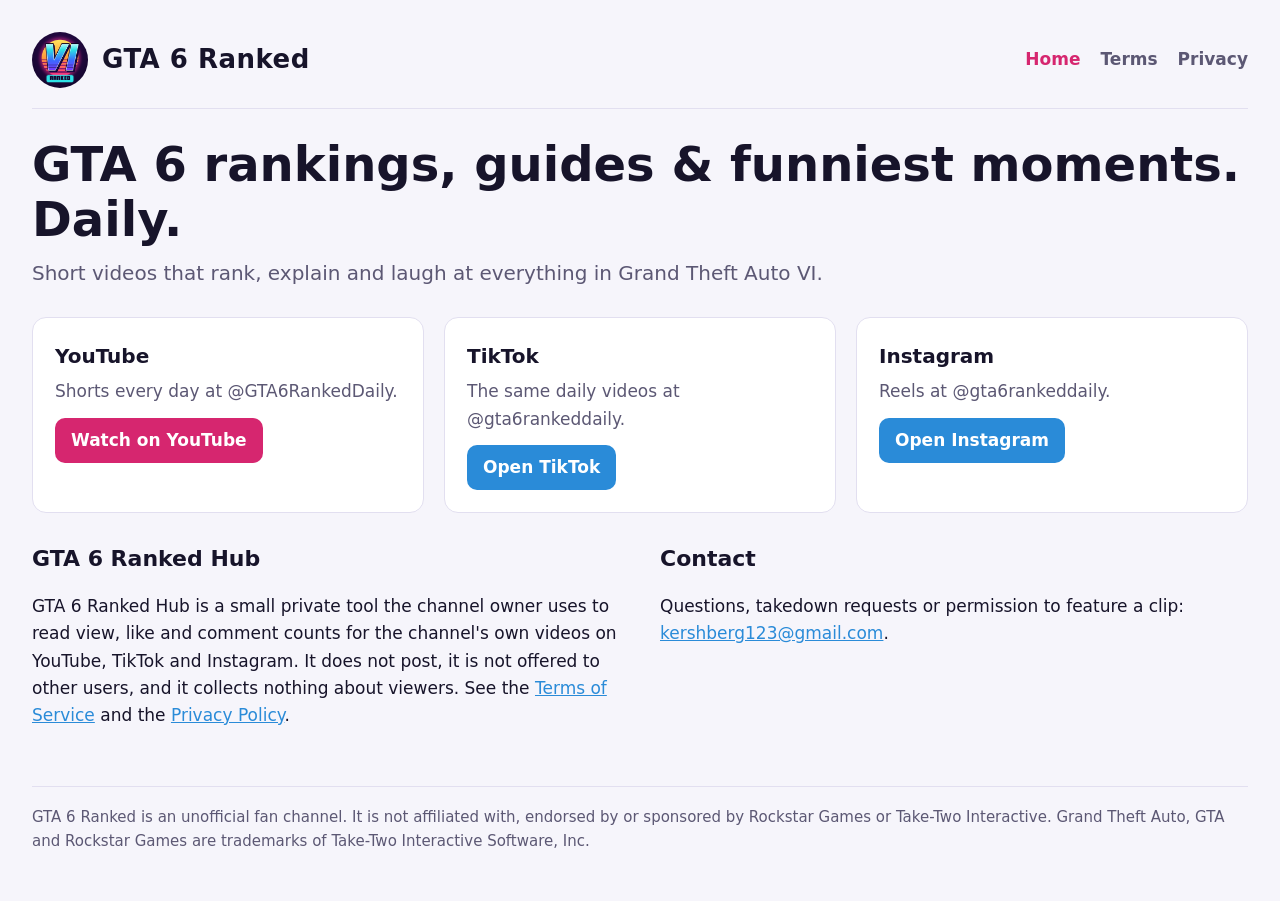
<file: index.html>
<!doctype html>
<html lang="en">
<head>
<meta charset="utf-8">
<meta name="viewport" content="width=device-width, initial-scale=1">
<title>GTA 6 Ranked</title>
<meta name="description" content="GTA 6 Ranked: daily GTA 6 rankings, guides and funniest moments. An unofficial fan channel.">
<link rel="icon" href="avatar.png">
<link rel="stylesheet" href="style.css">
</head>
<body>
<div class="wrap">
  <header class="top">
    <a class="brand" href="./"><img src="avatar.png" alt=""><span>GTA 6 Ranked</span></a>
    <nav><a href="./" aria-current="page">Home</a><a href="terms.html">Terms</a><a href="privacy.html">Privacy</a></nav>
  </header>

  <h1>GTA 6 rankings, guides &amp; funniest moments. Daily.</h1>
  <p class="lead">Short videos that rank, explain and laugh at everything in Grand Theft Auto VI.</p>

  <div class="grid">
    <div class="card">
      <h3>YouTube</h3>
      <p>Shorts every day at @GTA6RankedDaily.</p>
      <a class="btn" href="https://www.youtube.com/@GTA6RankedDaily">Watch on YouTube</a>
    </div>
    <div class="card">
      <h3>TikTok</h3>
      <p>The same daily videos at @gta6rankeddaily.</p>
      <a class="btn alt" href="https://www.tiktok.com/@gta6rankeddaily">Open TikTok</a>
    </div>
    <div class="card">
      <h3>Instagram</h3>
      <p>Reels at @gta6rankeddaily.</p>
      <a class="btn alt" href="https://www.instagram.com/gta6rankeddaily/">Open Instagram</a>
    </div>
  </div>

  <div class="cols">
    <section>
      <h2>GTA 6 Ranked Hub</h2>
      <p>GTA 6 Ranked Hub is a small private tool the channel owner uses to read view, like and comment counts for
      the channel's own videos on YouTube, TikTok and Instagram. It does not post, it is not offered to other
      users, and it collects nothing about viewers. See the <a href="terms.html">Terms of Service</a> and the
      <a href="privacy.html">Privacy Policy</a>.</p>
    </section>
    <section>
      <h2>Contact</h2>
      <p>Questions, takedown requests or permission to feature a clip:
      <a href="mailto:kershberg123@gmail.com">kershberg123@gmail.com</a>.</p>
    </section>
  </div>

  <footer>
    GTA 6 Ranked is an unofficial fan channel. It is not affiliated with, endorsed by or sponsored by Rockstar Games
    or Take-Two Interactive. Grand Theft Auto, GTA and Rockstar Games are trademarks of Take-Two Interactive Software, Inc.
  </footer>
</div>
</body>
</html>
</file>
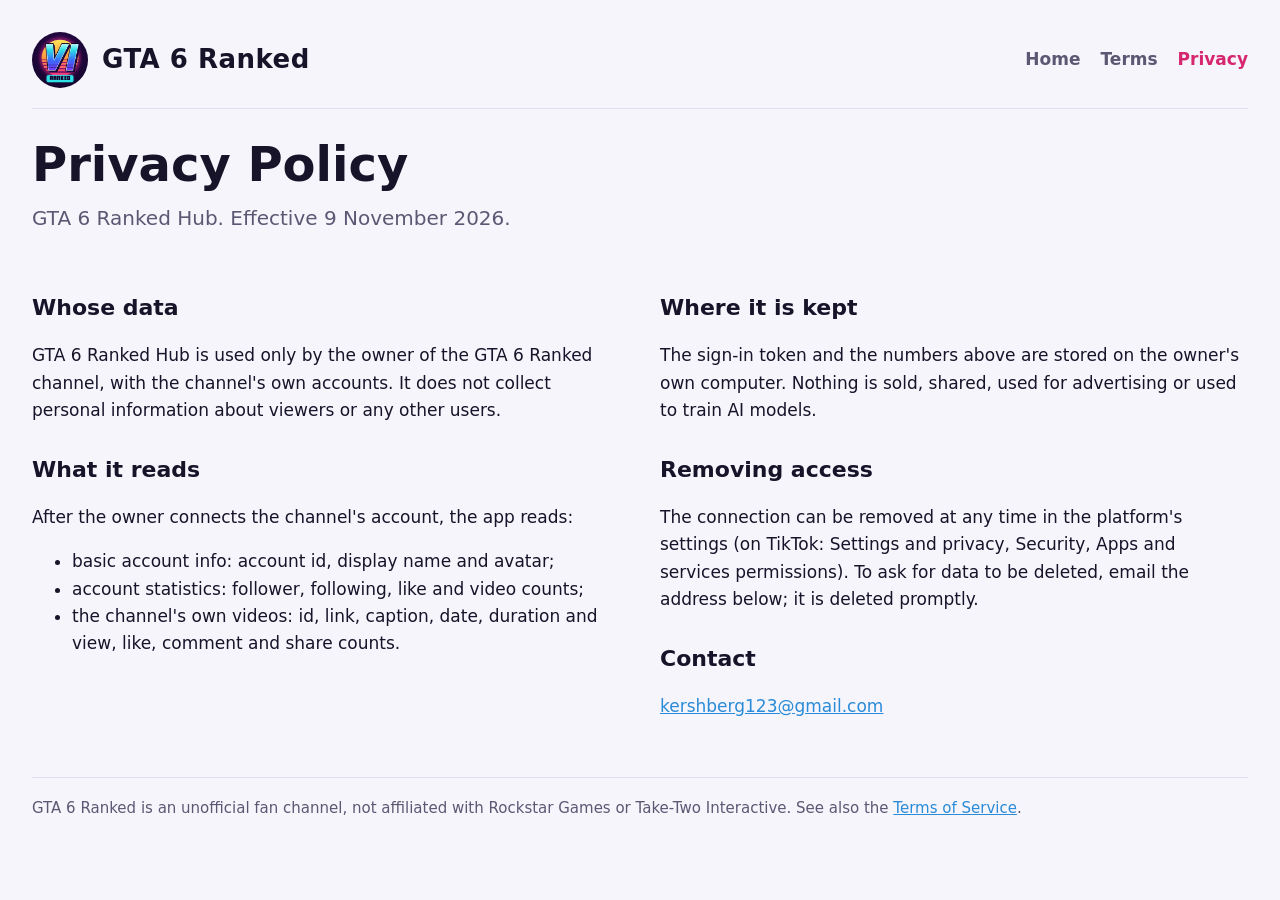
<file: privacy.html>
<!doctype html>
<html lang="en">
<head>
<meta charset="utf-8">
<meta name="viewport" content="width=device-width, initial-scale=1">
<title>Privacy Policy</title>
<meta name="description" content="Privacy Policy for GTA 6 Ranked Hub, the channel's private stats tool.">
<link rel="icon" href="avatar.png">
<link rel="stylesheet" href="style.css">
</head>
<body>
<div class="wrap">
  <header class="top">
    <a class="brand" href="./"><img src="avatar.png" alt=""><span>GTA 6 Ranked</span></a>
    <nav><a href="./">Home</a><a href="terms.html">Terms</a><a href="privacy.html" aria-current="page">Privacy</a></nav>
  </header>

  <h1>Privacy Policy</h1>
  <p class="lead">GTA 6 Ranked Hub. Effective 9 November 2026.</p>

  <div class="cols">
    <section>
      <h2>Whose data</h2>
      <p>GTA 6 Ranked Hub is used only by the owner of the GTA 6 Ranked channel, with the channel's own accounts.
      It does not collect personal information about viewers or any other users.</p>

      <h2>What it reads</h2>
      <p>After the owner connects the channel's account, the app reads:</p>
      <ul>
        <li>basic account info: account id, display name and avatar;</li>
        <li>account statistics: follower, following, like and video counts;</li>
        <li>the channel's own videos: id, link, caption, date, duration and view, like, comment and share counts.</li>
      </ul>
    </section>
    <section>
      <h2>Where it is kept</h2>
      <p>The sign-in token and the numbers above are stored on the owner's own computer. Nothing is sold, shared,
      used for advertising or used to train AI models.</p>

      <h2>Removing access</h2>
      <p>The connection can be removed at any time in the platform's settings (on TikTok: Settings and privacy,
      Security, Apps and services permissions). To ask for data to be deleted, email the address below; it is
      deleted promptly.</p>

      <h2>Contact</h2>
      <p><a href="mailto:kershberg123@gmail.com">kershberg123@gmail.com</a></p>
    </section>
  </div>

  <footer>GTA 6 Ranked is an unofficial fan channel, not affiliated with Rockstar Games or Take-Two Interactive.
  See also the <a href="terms.html">Terms of Service</a>.</footer>
</div>
</body>
</html>
</file>
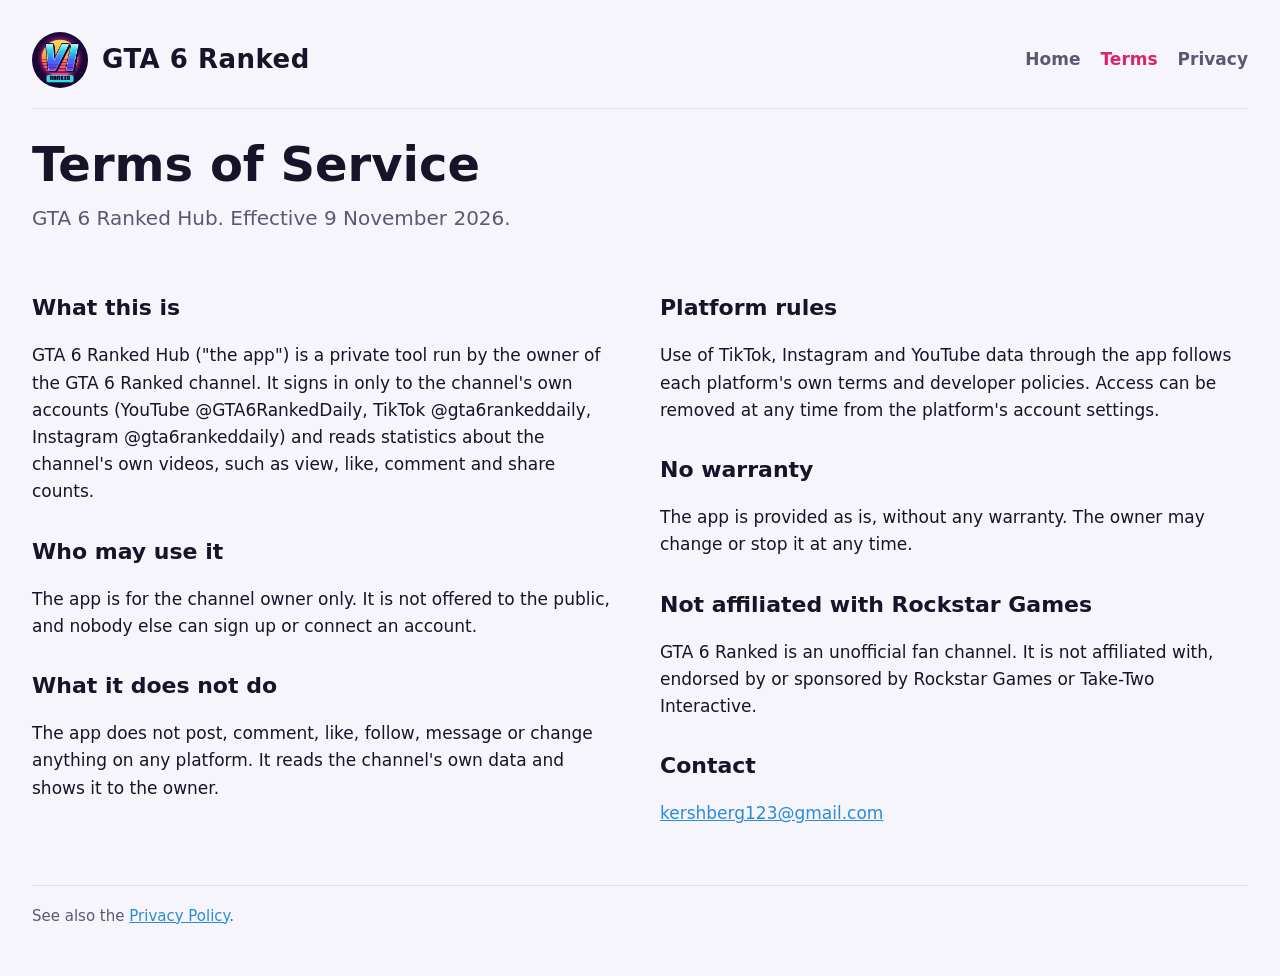
<file: terms.html>
<!doctype html>
<html lang="en">
<head>
<meta charset="utf-8">
<meta name="viewport" content="width=device-width, initial-scale=1">
<title>Terms of Service</title>
<meta name="description" content="Terms of Service for GTA 6 Ranked Hub, the channel's private stats tool.">
<link rel="icon" href="avatar.png">
<link rel="stylesheet" href="style.css">
</head>
<body>
<div class="wrap">
  <header class="top">
    <a class="brand" href="./"><img src="avatar.png" alt=""><span>GTA 6 Ranked</span></a>
    <nav><a href="./">Home</a><a href="terms.html" aria-current="page">Terms</a><a href="privacy.html">Privacy</a></nav>
  </header>

  <h1>Terms of Service</h1>
  <p class="lead">GTA 6 Ranked Hub. Effective 9 November 2026.</p>

  <div class="cols">
    <section>
      <h2>What this is</h2>
      <p>GTA 6 Ranked Hub ("the app") is a private tool run by the owner of the GTA 6 Ranked channel. It signs in
      only to the channel's own accounts (YouTube @GTA6RankedDaily, TikTok @gta6rankeddaily, Instagram
      @gta6rankeddaily) and reads statistics about the channel's own videos, such as view, like, comment and
      share counts.</p>

      <h2>Who may use it</h2>
      <p>The app is for the channel owner only. It is not offered to the public, and nobody else can sign up or
      connect an account.</p>

      <h2>What it does not do</h2>
      <p>The app does not post, comment, like, follow, message or change anything on any platform. It reads the
      channel's own data and shows it to the owner.</p>
    </section>
    <section>
      <h2>Platform rules</h2>
      <p>Use of TikTok, Instagram and YouTube data through the app follows each platform's own terms and developer
      policies. Access can be removed at any time from the platform's account settings.</p>

      <h2>No warranty</h2>
      <p>The app is provided as is, without any warranty. The owner may change or stop it at any time.</p>

      <h2>Not affiliated with Rockstar Games</h2>
      <p>GTA 6 Ranked is an unofficial fan channel. It is not affiliated with, endorsed by or sponsored by Rockstar
      Games or Take-Two Interactive.</p>

      <h2>Contact</h2>
      <p><a href="mailto:kershberg123@gmail.com">kershberg123@gmail.com</a></p>
    </section>
  </div>

  <footer>See also the <a href="privacy.html">Privacy Policy</a>.</footer>
</div>
</body>
</html>
</file>
<file: style.css>
:root {
  --bg: #f6f5fb;
  --card: #ffffff;
  --text: #17142a;
  --muted: #5c5874;
  --accent: #d6266f;
  --accent-2: #2a8bd8;
  --line: #e2dff0;
}
@media (prefers-color-scheme: dark) {
  :root {
    --bg: #0f0d1a;
    --card: #19162a;
    --text: #f1eff8;
    --muted: #a9a4c4;
    --accent: #ff4f9a;
    --accent-2: #5cb6ff;
    --line: #2c2843;
  }
}
* { box-sizing: border-box; }
html, body { margin: 0; }
body {
  background: var(--bg);
  color: var(--text);
  font: 17px/1.6 system-ui, -apple-system, "Segoe UI", Roboto, sans-serif;
}
.wrap { width: 100%; padding: 32px 32px 48px; }
header.top {
  display: flex; flex-wrap: wrap; align-items: center; justify-content: space-between; gap: 16px;
  padding-bottom: 20px; border-bottom: 1px solid var(--line); margin-bottom: 28px;
}
.brand { display: flex; align-items: center; gap: 14px; text-decoration: none; color: var(--text); }
.brand img { width: 56px; height: 56px; border-radius: 50%; }
.brand span { font-size: 26px; font-weight: 800; letter-spacing: .5px; }
nav a { color: var(--muted); text-decoration: none; margin-left: 20px; font-weight: 600; }
nav a:hover, nav a[aria-current] { color: var(--accent); }
h1 { font-size: clamp(30px, 4vw, 48px); line-height: 1.15; margin: 0 0 10px; }
h2 { font-size: 22px; margin: 28px 0 8px; }
.lead { font-size: 20px; color: var(--muted); margin: 0 0 28px; }
.grid { display: grid; grid-template-columns: repeat(auto-fit, minmax(260px, 1fr)); gap: 20px; }
.card {
  background: var(--card); border: 1px solid var(--line); border-radius: 14px; padding: 22px;
}
.card h3 { margin: 0 0 6px; font-size: 20px; }
.card p { margin: 0 0 12px; color: var(--muted); }
a.btn {
  display: inline-block; padding: 9px 16px; border-radius: 10px; background: var(--accent); color: #fff;
  text-decoration: none; font-weight: 700;
}
a.btn.alt { background: var(--accent-2); }
.cols { display: grid; grid-template-columns: repeat(auto-fit, minmax(380px, 1fr)); gap: 8px 40px; }
.cols section { min-width: 0; }
a { color: var(--accent-2); }
footer { margin-top: 40px; padding-top: 18px; border-top: 1px solid var(--line); color: var(--muted); font-size: 15px; }
@media (max-width: 600px) {
  .wrap { padding: 20px 16px 36px; }
  nav a { margin: 0 16px 0 0; }
  .cols { grid-template-columns: 1fr; }
}
</file>
